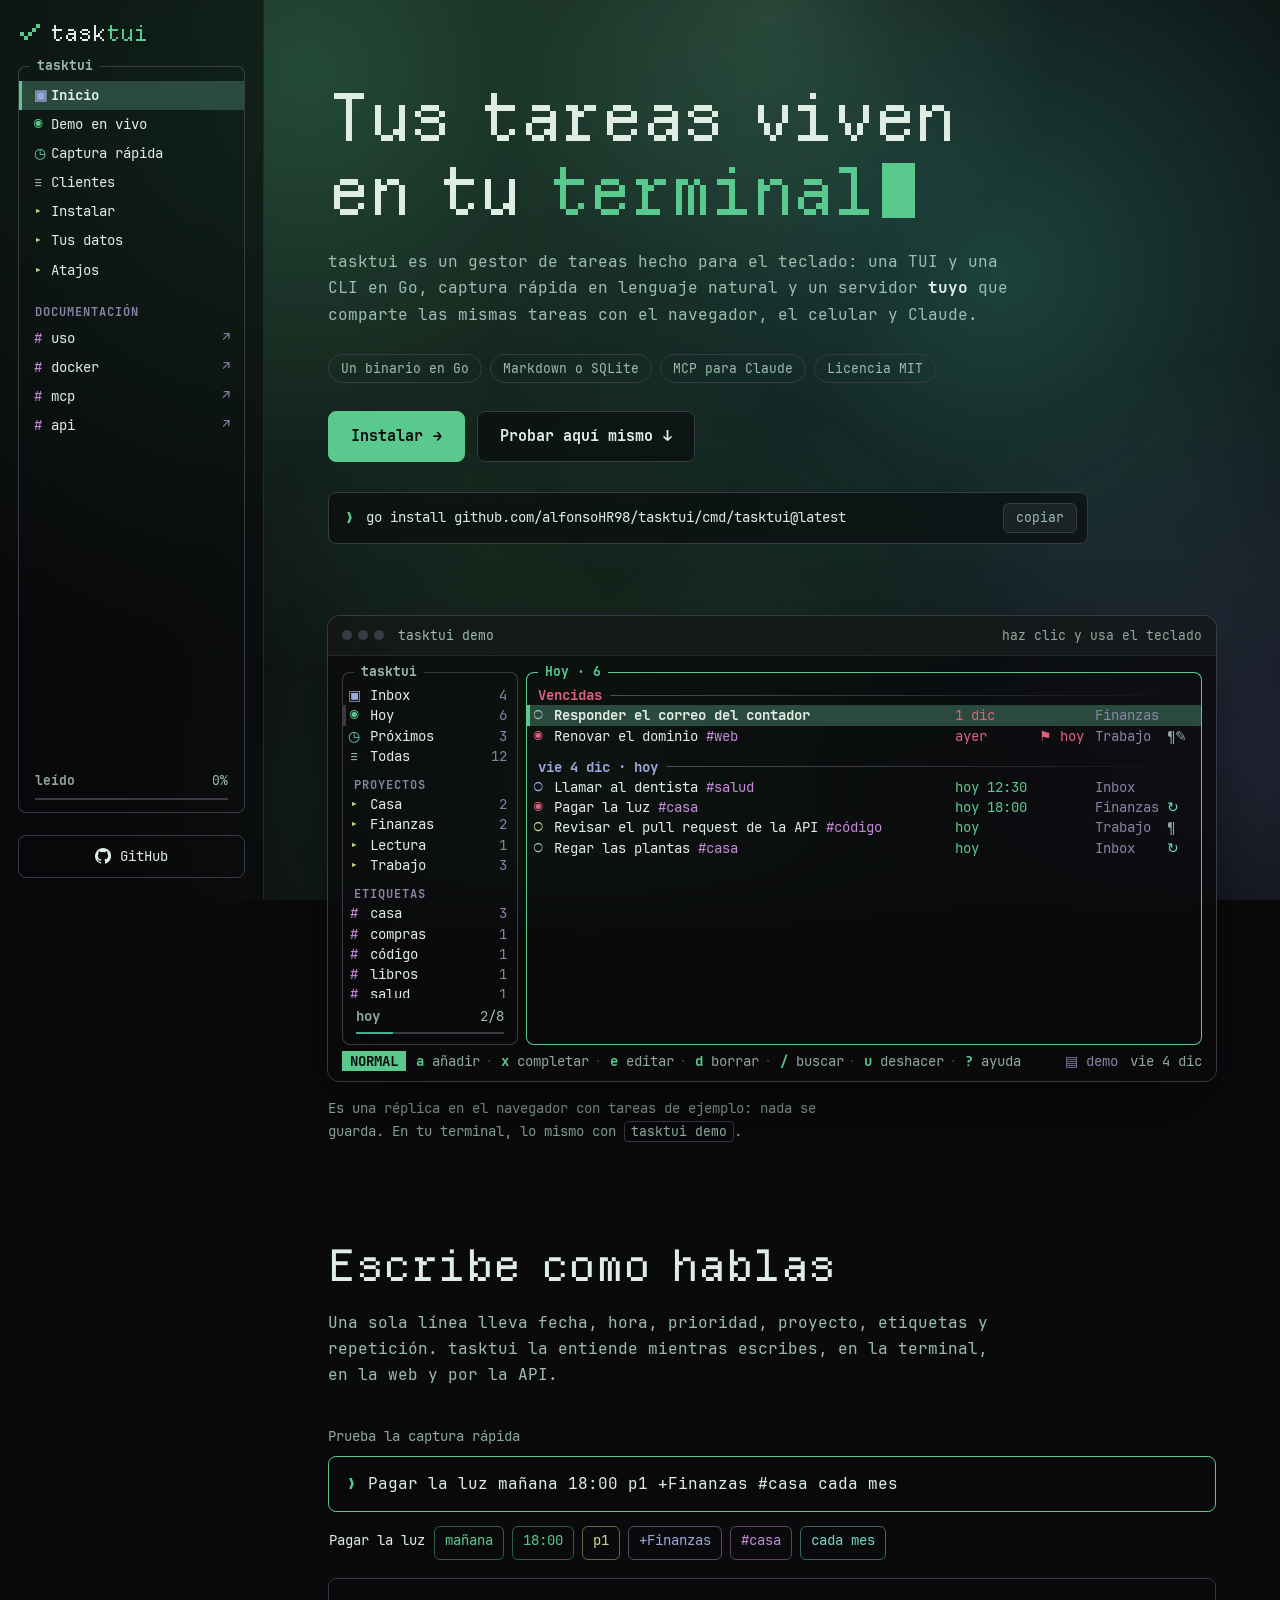
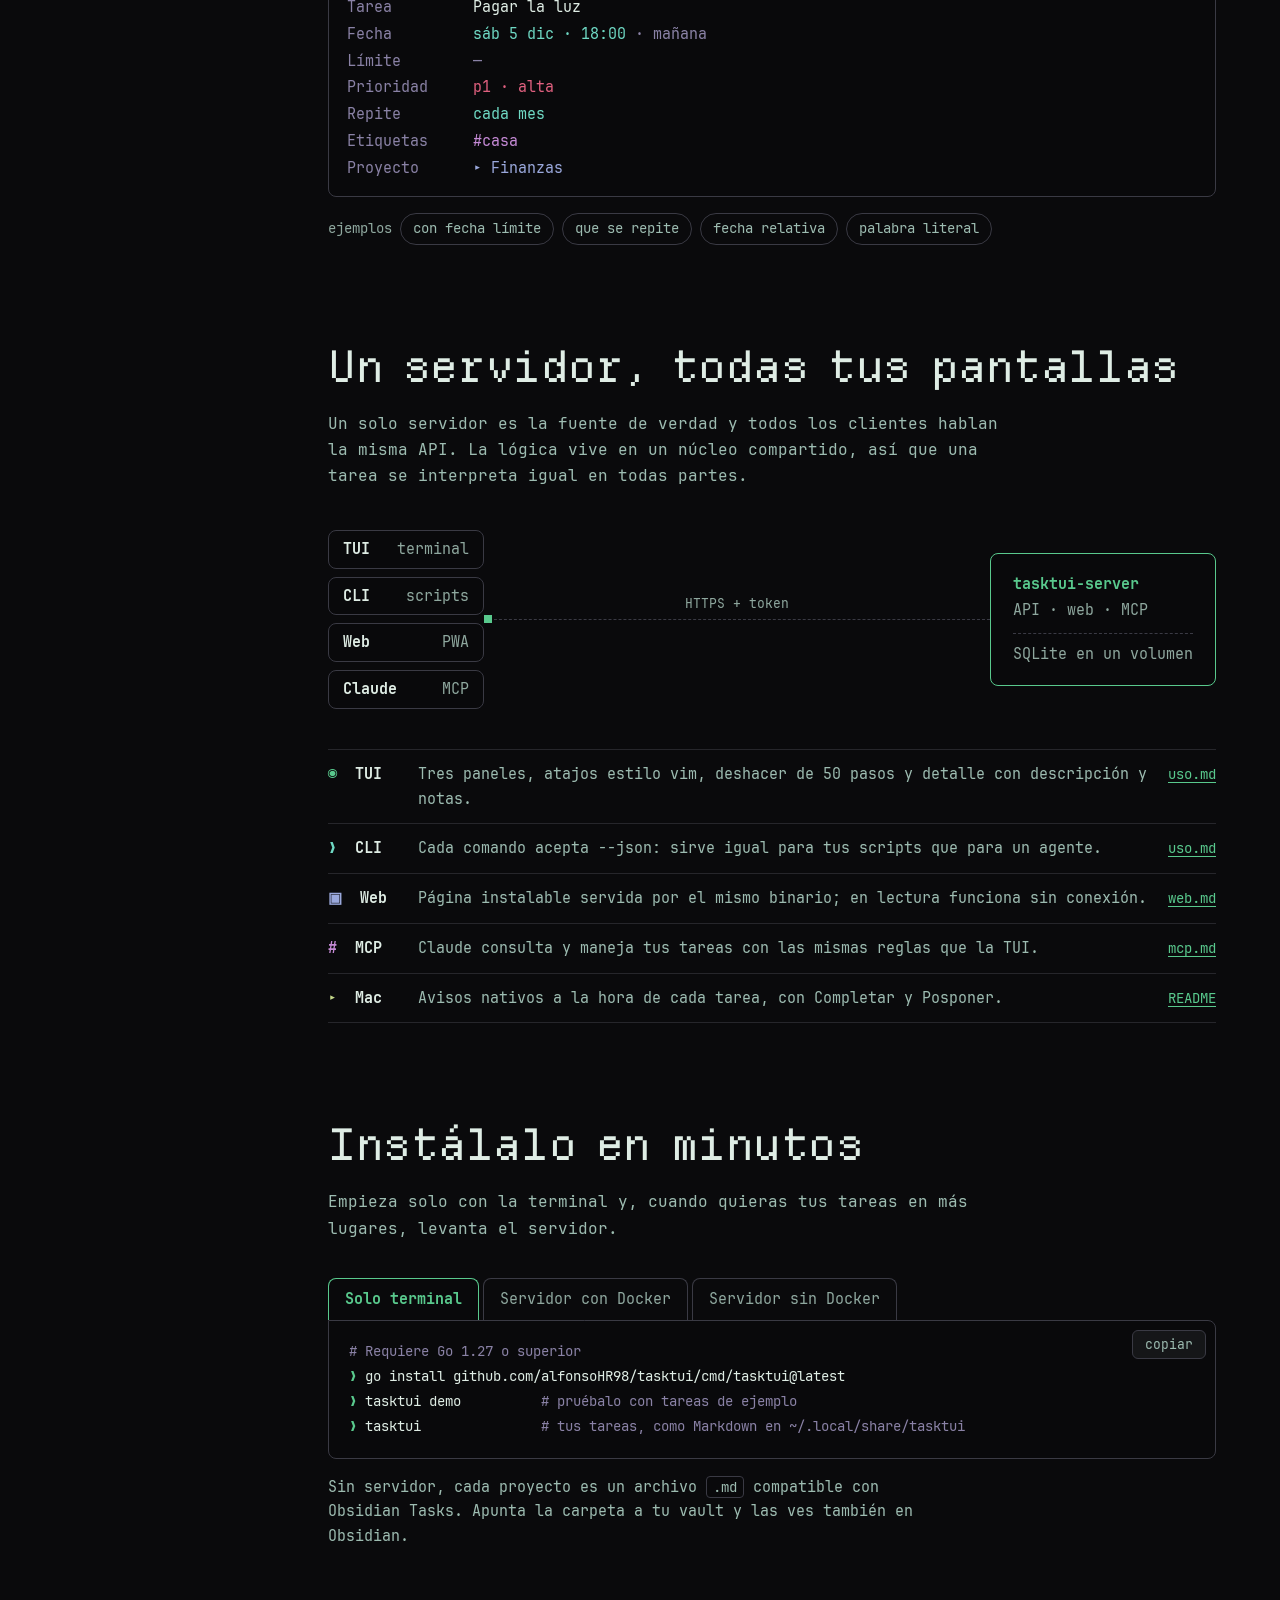
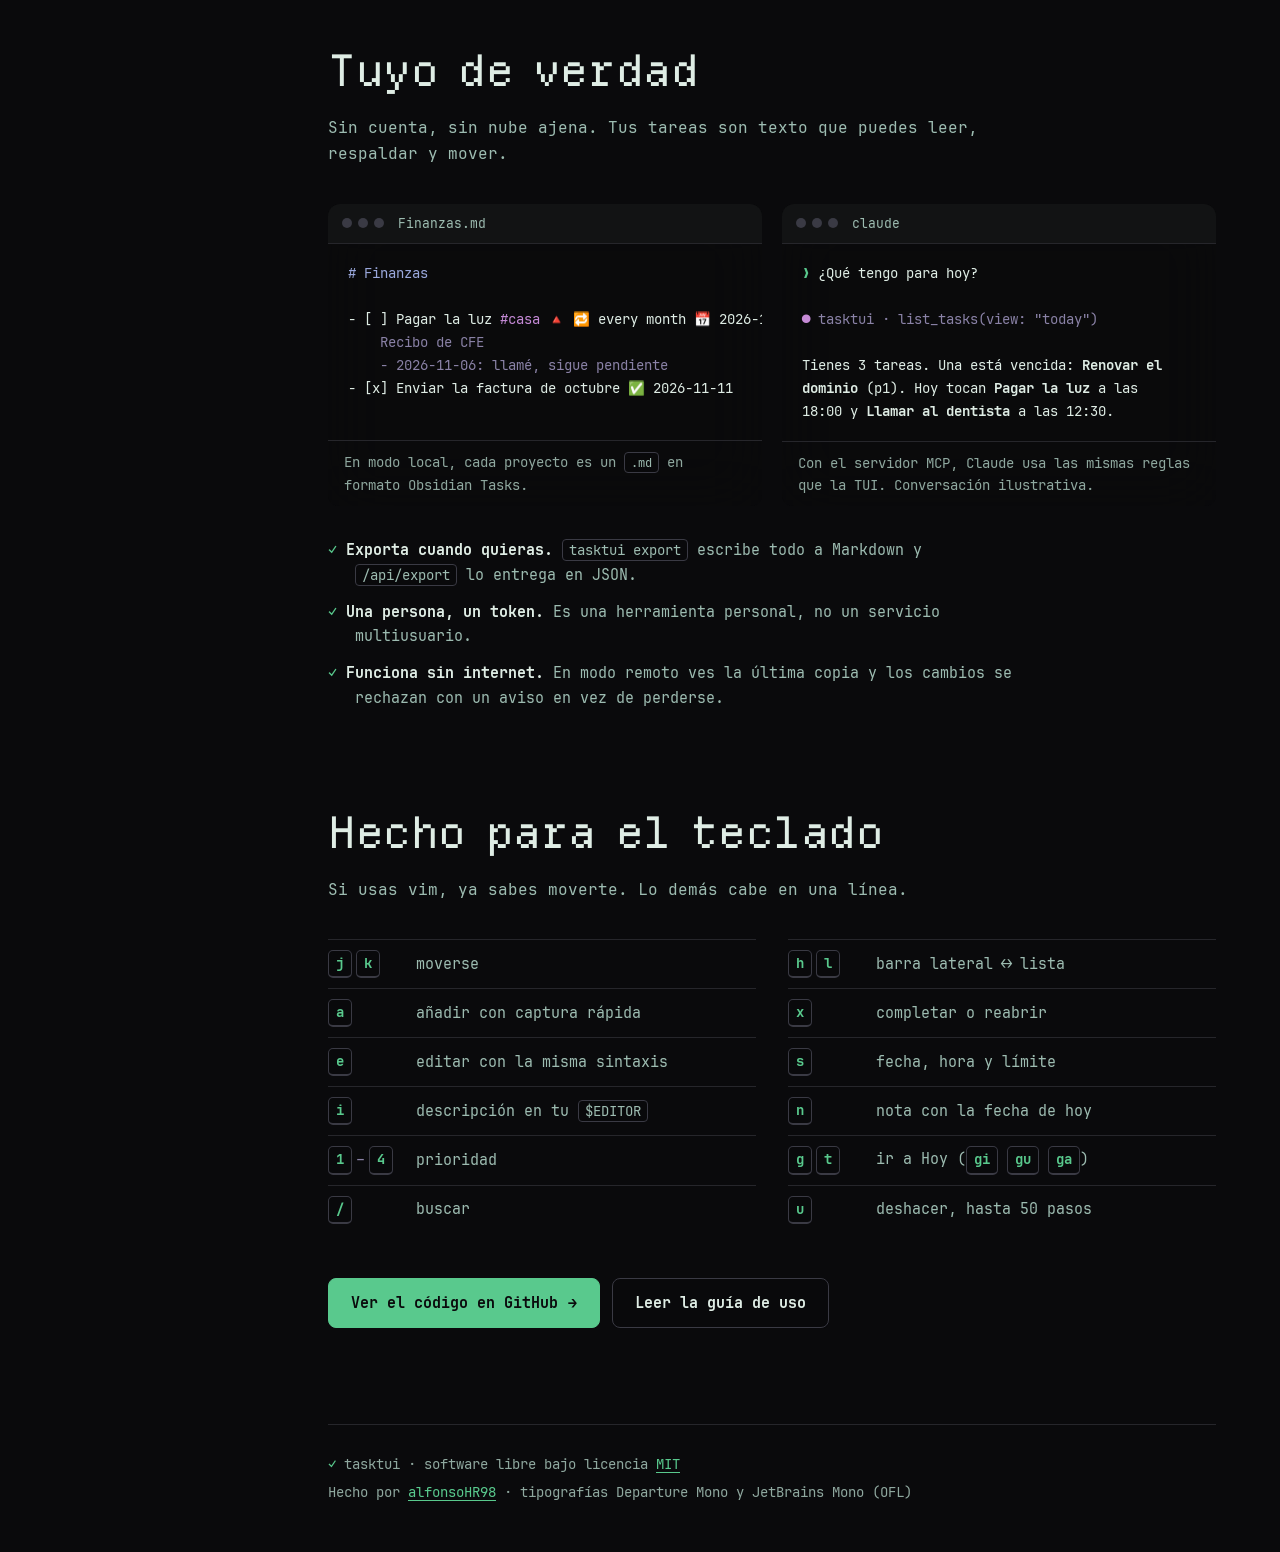
<file: site/index.html>
<!doctype html>
<html lang="es">
<head>
<meta charset="utf-8">
<meta name="viewport" content="width=device-width, initial-scale=1">
<title>tasktui — tus tareas viven en tu terminal</title>
<meta name="description" content="Gestor de tareas de terminal, tuyo y en tu propio servidor: TUI y CLI en Go, captura rápida en lenguaje natural, página web instalable y servidor MCP para Claude.">
<meta name="theme-color" content="#0a0a0c">
<meta property="og:title" content="tasktui — tus tareas viven en tu terminal">
<meta property="og:description" content="TUI y CLI en Go, captura rápida en lenguaje natural, servidor propio con Docker y MCP para Claude.">
<meta property="og:type" content="website">
<meta property="og:image" content="og.png">
<link rel="icon" href="icon.svg" type="image/svg+xml">
<link rel="preload" href="fonts/DepartureMono-Regular.woff2" as="font" type="font/woff2" crossorigin>
<link rel="preload" href="fonts/JetBrainsMono-Regular.woff2" as="font" type="font/woff2" crossorigin>
<link rel="stylesheet" href="style.css">
</head>
<body>
<a class="skip" href="#contenido">Saltar al contenido</a>

<div class="aurora" aria-hidden="true"><i></i><i></i><i></i><i></i><i></i></div>

<aside class="rail" aria-label="Navegación">
  <a class="logo" href="#inicio" aria-label="tasktui, inicio">
    <svg viewBox="0 0 11 11" aria-hidden="true"><path d="M1 5h2v2H1zM3 7h2v2H3zM5 5h2v2H5zM7 3h2v2H7zM9 1h2v2H9z"/></svg>
    <span>task<b>tui</b></span>
  </a>

  <nav class="pane nav" aria-label="Secciones">
    <span class="pt">tasktui</span>
    <ul>
      <li><a href="#inicio" data-spy="inicio"><i class="c-blue">▣</i>Inicio</a></li>
      <li><a href="#demo" data-spy="demo"><i class="c-green">◉</i>Demo en vivo</a></li>
      <li><a href="#captura" data-spy="captura"><i class="c-cyan">◷</i>Captura rápida</a></li>
      <li><a href="#clientes" data-spy="clientes"><i class="c-sub">≡</i>Clientes</a></li>
      <li><a href="#instalar" data-spy="instalar"><i class="c-yellow">▸</i>Instalar</a></li>
      <li><a href="#datos" data-spy="datos"><i class="c-yellow">▸</i>Tus datos</a></li>
      <li><a href="#atajos" data-spy="atajos"><i class="c-yellow">▸</i>Atajos</a></li>
    </ul>
    <h2>Documentación</h2>
    <ul>
      <li><a href="https://github.com/alfonsoHR98/tasktui/blob/main/docs/uso.md"><i class="c-mauve">#</i>uso<em>↗</em></a></li>
      <li><a href="https://github.com/alfonsoHR98/tasktui/blob/main/docs/docker.md"><i class="c-mauve">#</i>docker<em>↗</em></a></li>
      <li><a href="https://github.com/alfonsoHR98/tasktui/blob/main/docs/mcp.md"><i class="c-mauve">#</i>mcp<em>↗</em></a></li>
      <li><a href="https://github.com/alfonsoHR98/tasktui/blob/main/docs/api.md"><i class="c-mauve">#</i>api<em>↗</em></a></li>
    </ul>
    <div class="read" aria-hidden="true">
      <div><span>leído</span><span id="read-pct">0%</span></div>
      <div class="bar"><span id="read-bar"></span></div>
    </div>
  </nav>

  <a class="gh" href="https://github.com/alfonsoHR98/tasktui">
    <svg viewBox="0 0 16 16" aria-hidden="true"><path d="M8 0a8 8 0 0 0-2.53 15.59c.4.07.55-.17.55-.38v-1.33c-2.23.48-2.7-1.07-2.7-1.07-.36-.93-.89-1.17-.89-1.17-.73-.5.05-.49.05-.49.8.06 1.23.83 1.23.83.72 1.22 1.88.87 2.33.66.07-.52.28-.87.5-1.07-1.77-.2-3.64-.89-3.64-3.95 0-.87.31-1.59.82-2.15-.08-.2-.36-1.02.08-2.12 0 0 .67-.21 2.2.82a7.6 7.6 0 0 1 4 0c1.53-1.04 2.2-.82 2.2-.82.44 1.1.16 1.92.08 2.12.51.56.82 1.28.82 2.15 0 3.07-1.87 3.75-3.65 3.95.29.25.54.73.54 1.48v2.2c0 .21.15.46.55.38A8 8 0 0 0 8 0Z"/></svg>
    <span>GitHub</span>
  </a>
</aside>

<main id="contenido">

  <section class="hero" id="inicio" data-section>
    <h1>Tus tareas viven<br>en tu <span>terminal</span><i class="caret" aria-hidden="true"></i></h1>
    <p class="lead">tasktui es un gestor de tareas hecho para el teclado: una TUI y una CLI en Go,
      captura rápida en lenguaje natural y un servidor <strong>tuyo</strong> que comparte las mismas
      tareas con el navegador, el celular y Claude.</p>
    <ul class="chips" aria-label="Características">
      <li>Un binario en Go</li>
      <li>Markdown o SQLite</li>
      <li>MCP para Claude</li>
      <li>Licencia MIT</li>
    </ul>
    <div class="cta">
      <a class="btn primary" href="#instalar">Instalar <span aria-hidden="true">→</span></a>
      <a class="btn" href="#demo">Probar aquí mismo <span aria-hidden="true">↓</span></a>
    </div>
    <div class="cmd">
      <span class="prompt" aria-hidden="true">❯</span>
      <code id="cmd-install">go install github.com/alfonsoHR98/tasktui/cmd/tasktui@latest</code>
      <button class="copy" data-copy="#cmd-install" type="button">copiar</button>
    </div>
  </section>

  <section class="demo" id="demo" data-section>
    <div class="win">
      <div class="win-bar">
        <span class="dots" aria-hidden="true"><i></i><i></i><i></i></span>
        <span class="win-title">tasktui demo</span>
        <span class="win-hint">haz clic y usa el teclado</span>
      </div>
      <div class="tui" id="tui" tabindex="0" role="application"
           aria-label="Demostración interactiva de tasktui. Usa j y k para moverte, x para completar, a para añadir.">
<pre class="fallback">╭─ tasktui ───────────╮╭─ Hoy · 3 ──────────────────────────────────╮
│ ▣ Inbox           2 ││ Vencidas ───────────────────────────────── │
│ ◉ Hoy             3 ││ ◉ Renovar el dominio  #web    ayer  Trabajo│
│ ◷ Próximos        5 ││ mié 11 nov · hoy ───────────────────────── │
│ ≡ Todas          12 ││ ◉ Pagar la luz  #casa   hoy 18:00  Finanzas│
│                     ││ ○ Llamar al dentista    hoy 12:30  Inbox   │
╰─────────────────────╯╰────────────────────────────────────────────╯
 NORMAL  a añadir · x completar · e editar · / buscar · ? ayuda</pre>
      </div>
    </div>
    <p class="demo-note">Es una réplica en el navegador con tareas de ejemplo: nada se guarda.
      En tu terminal, lo mismo con <code>tasktui demo</code>.</p>
  </section>

  <section id="captura" data-section>
    <h2>Escribe como hablas</h2>
    <p class="lead">Una sola línea lleva fecha, hora, prioridad, proyecto, etiquetas y repetición.
      tasktui la entiende mientras escribes, en la terminal, en la web y por la API.</p>

    <div class="play">
      <label for="play-in">Prueba la captura rápida</label>
      <div class="play-input">
        <span class="prompt" aria-hidden="true">❯</span>
        <input id="play-in" type="text" autocomplete="off" autocapitalize="off" spellcheck="false"
               value="Pagar la luz mañana 18:00 p1 +Finanzas #casa cada mes">
      </div>
      <div class="play-tokens" id="play-tokens" aria-hidden="true"></div>
      <dl class="play-out" id="play-out" aria-live="polite"></dl>
      <div class="play-ex">
        <span>ejemplos</span>
        <button type="button" data-ex="Entregar el reporte viernes 9am p2 +Trabajo limit lunes">con fecha límite</button>
        <button type="button" data-ex="Regar las plantas cada 3 días #casa">que se repite</button>
        <button type="button" data-ex="Llamar a mamá en 2 días 19:30">fecha relativa</button>
        <button type="button" data-ex="Leer \hoy de Saramago +Lectura #libros">palabra literal</button>
      </div>
    </div>
  </section>

  <section id="clientes" data-section>
    <h2>Un servidor, todas tus pantallas</h2>
    <p class="lead">Un solo servidor es la fuente de verdad y todos los clientes hablan la misma API.
      La lógica vive en un núcleo compartido, así que una tarea se interpreta igual en todas partes.</p>

    <div class="arch" role="img" aria-label="La TUI, la CLI, la página web y Claude se conectan por HTTPS con token a tu servidor, que guarda las tareas en SQLite.">
      <ul class="arch-clients">
        <li><b>TUI</b><span>terminal</span></li>
        <li><b>CLI</b><span>scripts</span></li>
        <li><b>Web</b><span>PWA</span></li>
        <li><b>Claude</b><span>MCP</span></li>
      </ul>
      <div class="arch-wire"><span>HTTPS + token</span></div>
      <div class="arch-server">
        <b>tasktui-server</b>
        <span>API · web · MCP</span>
        <span class="arch-db">SQLite en un volumen</span>
      </div>
    </div>

    <table class="ls">
      <caption class="vh">Clientes de tasktui</caption>
      <tbody>
        <tr><th scope="row"><i class="c-green">◉</i> TUI</th><td>Tres paneles, atajos estilo vim, deshacer de 50 pasos y detalle con descripción y notas.</td><td><a href="https://github.com/alfonsoHR98/tasktui/blob/main/docs/uso.md">uso.md</a></td></tr>
        <tr><th scope="row"><i class="c-cyan">❯</i> CLI</th><td>Cada comando acepta <code>--json</code>: sirve igual para tus scripts que para un agente.</td><td><a href="https://github.com/alfonsoHR98/tasktui/blob/main/docs/uso.md#cli-scripts-y-claude">uso.md</a></td></tr>
        <tr><th scope="row"><i class="c-blue">▣</i> Web</th><td>Página instalable servida por el mismo binario; en lectura funciona sin conexión.</td><td><a href="https://github.com/alfonsoHR98/tasktui/blob/main/docs/web.md">web.md</a></td></tr>
        <tr><th scope="row"><i class="c-mauve">#</i> MCP</th><td>Claude consulta y maneja tus tareas con las mismas reglas que la TUI.</td><td><a href="https://github.com/alfonsoHR98/tasktui/blob/main/docs/mcp.md">mcp.md</a></td></tr>
        <tr><th scope="row"><i class="c-yellow">▸</i> Mac</th><td>Avisos nativos a la hora de cada tarea, con Completar y Posponer.</td><td><a href="https://github.com/alfonsoHR98/tasktui#avisos-en-la-mac">README</a></td></tr>
      </tbody>
    </table>
  </section>

  <section id="instalar" data-section>
    <h2>Instálalo en minutos</h2>
    <p class="lead">Empieza solo con la terminal y, cuando quieras tus tareas en más lugares, levanta el servidor.</p>

    <div class="tabs">
      <div role="tablist" aria-label="Formas de instalar">
        <button role="tab" id="tab-term" aria-controls="p-term" aria-selected="true" type="button">Solo terminal</button>
        <button role="tab" id="tab-docker" aria-controls="p-docker" aria-selected="false" tabindex="-1" type="button">Servidor con Docker</button>
        <button role="tab" id="tab-bin" aria-controls="p-bin" aria-selected="false" tabindex="-1" type="button">Servidor sin Docker</button>
      </div>

      <div role="tabpanel" id="p-term" aria-labelledby="tab-term">
        <pre class="code" id="code-term"><span class="cm"># Requiere Go 1.27 o superior</span>
<span class="pr">❯</span> go install github.com/alfonsoHR98/tasktui/cmd/tasktui@latest
<span class="pr">❯</span> tasktui demo          <span class="cm"># pruébalo con tareas de ejemplo</span>
<span class="pr">❯</span> tasktui               <span class="cm"># tus tareas, como Markdown en ~/.local/share/tasktui</span></pre>
        <button class="copy" data-copy="#code-term" type="button">copiar</button>
        <p>Sin servidor, cada proyecto es un archivo <code>.md</code> compatible con Obsidian Tasks.
          Apunta la carpeta a tu vault y las ves también en Obsidian.</p>
      </div>

      <div role="tabpanel" id="p-docker" aria-labelledby="tab-docker" hidden>
        <pre class="code" id="code-docker"><span class="pr">❯</span> git clone https://github.com/alfonsoHR98/tasktui.git &amp;&amp; cd tasktui
<span class="pr">❯</span> cp .env.example .env    <span class="cm"># pon un API_TOKEN: openssl rand -hex 24</span>
<span class="pr">❯</span> docker compose up -d --build
<span class="pr">❯</span> tasktui server connect http://127.0.0.1:8787</pre>
        <button class="copy" data-copy="#code-docker" type="button">copiar</button>
        <p>Un contenedor con la API, la página web y el MCP; las tareas viven en un archivo SQLite
          dentro de un volumen. Para usarlo fuera de casa, la guía explica HTTPS con Caddy,
          Cloudflare Tunnel o Tailscale.</p>
      </div>

      <div role="tabpanel" id="p-bin" aria-labelledby="tab-bin" hidden>
        <pre class="code" id="code-bin"><span class="pr">❯</span> git clone https://github.com/alfonsoHR98/tasktui.git &amp;&amp; cd tasktui
<span class="pr">❯</span> make server
<span class="pr">❯</span> API_TOKEN=$(openssl rand -hex 24) DATABASE_PATH=./tasktui.db ./tasktui-server</pre>
        <button class="copy" data-copy="#code-bin" type="button">copiar</button>
        <p>El servidor es un solo binario en Go puro, sin cgo: corre igual en un VPS, una Raspberry Pi o tu Mac.</p>
      </div>
    </div>
  </section>

  <section id="datos" data-section>
    <h2>Tuyo de verdad</h2>
    <p class="lead">Sin cuenta, sin nube ajena. Tus tareas son texto que puedes leer, respaldar y mover.</p>

    <div class="two">
      <figure class="win small">
        <div class="win-bar"><span class="dots" aria-hidden="true"><i></i><i></i><i></i></span><span class="win-title">Finanzas.md</span></div>
<pre class="code md"><span class="c-blue"># Finanzas</span>

- [ ] Pagar la luz <span class="c-mauve">#casa</span> 🔺 🔁 every month 📅 2026-11-12 ⏰ 18:00 🆔 frlyy
    <span class="cm">Recibo de CFE</span>
    <span class="cm">- 2026-11-06: llamé, sigue pendiente</span>
- [x] Enviar la factura de octubre ✅ 2026-11-11</pre>
        <figcaption>En modo local, cada proyecto es un <code>.md</code> en formato Obsidian Tasks.</figcaption>
      </figure>

      <figure class="win small">
        <div class="win-bar"><span class="dots" aria-hidden="true"><i></i><i></i><i></i></span><span class="win-title">claude</span></div>
<pre class="code chat"><span class="pr">❯</span> ¿Qué tengo para hoy?

<span class="c-mauve">●</span> <span class="cm">tasktui · list_tasks(view: "today")</span>

Tienes 3 tareas. Una está vencida: <b>Renovar el
dominio</b> (p1). Hoy tocan <b>Pagar la luz</b> a las
18:00 y <b>Llamar al dentista</b> a las 12:30.</pre>
        <figcaption>Con el servidor MCP, Claude usa las mismas reglas que la TUI. Conversación ilustrativa.</figcaption>
      </figure>
    </div>

    <ul class="facts">
      <li><b>Exporta cuando quieras.</b> <code>tasktui export</code> escribe todo a Markdown y <code>/api/export</code> lo entrega en JSON.</li>
      <li><b>Una persona, un token.</b> Es una herramienta personal, no un servicio multiusuario.</li>
      <li><b>Funciona sin internet.</b> En modo remoto ves la última copia y los cambios se rechazan con un aviso en vez de perderse.</li>
    </ul>
  </section>

  <section id="atajos" data-section>
    <h2>Hecho para el teclado</h2>
    <p class="lead">Si usas vim, ya sabes moverte. Lo demás cabe en una línea.</p>
    <dl class="keys">
      <div><dt><kbd>j</kbd><kbd>k</kbd></dt><dd>moverse</dd></div>
      <div><dt><kbd>h</kbd><kbd>l</kbd></dt><dd>barra lateral ↔ lista</dd></div>
      <div><dt><kbd>a</kbd></dt><dd>añadir con captura rápida</dd></div>
      <div><dt><kbd>x</kbd></dt><dd>completar o reabrir</dd></div>
      <div><dt><kbd>e</kbd></dt><dd>editar con la misma sintaxis</dd></div>
      <div><dt><kbd>s</kbd></dt><dd>fecha, hora y límite</dd></div>
      <div><dt><kbd>i</kbd></dt><dd>descripción en tu <code>$EDITOR</code></dd></div>
      <div><dt><kbd>n</kbd></dt><dd>nota con la fecha de hoy</dd></div>
      <div><dt><kbd>1</kbd>–<kbd>4</kbd></dt><dd>prioridad</dd></div>
      <div><dt><kbd>g</kbd><kbd>t</kbd></dt><dd>ir a Hoy (<kbd>gi</kbd> <kbd>gu</kbd> <kbd>ga</kbd>)</dd></div>
      <div><dt><kbd>/</kbd></dt><dd>buscar</dd></div>
      <div><dt><kbd>u</kbd></dt><dd>deshacer, hasta 50 pasos</dd></div>
    </dl>
    <div class="cta end">
      <a class="btn primary" href="https://github.com/alfonsoHR98/tasktui">Ver el código en GitHub <span aria-hidden="true">→</span></a>
      <a class="btn" href="https://github.com/alfonsoHR98/tasktui/blob/main/docs/uso.md">Leer la guía de uso</a>
    </div>
  </section>

  <footer>
    <p><span class="c-green">✓</span> tasktui · software libre bajo licencia <a href="https://github.com/alfonsoHR98/tasktui/blob/main/LICENSE">MIT</a></p>
    <p>Hecho por <a href="https://github.com/alfonsoHR98">alfonsoHR98</a> · tipografías Departure Mono y JetBrains Mono (OFL)</p>
  </footer>
</main>

<script src="app.js" defer></script>
</body>
</html>
</file>
<file: site/style.css>
/* tasktui — página del proyecto. Paleta Aurora, la misma que la TUI. */
@font-face {
  font-family: "Departure Mono";
  src: url("fonts/DepartureMono-Regular.woff2") format("woff2");
  font-display: swap;
}
@font-face {
  font-family: "JetBrains Mono";
  src: url("fonts/JetBrainsMono-Regular.woff2") format("woff2");
  font-weight: 400;
  font-display: swap;
}
@font-face {
  font-family: "JetBrains Mono";
  src: url("fonts/JetBrainsMono-Bold.woff2") format("woff2");
  font-weight: 700;
  font-display: swap;
}

:root {
  --bg: #0a0a0c;
  --surface: #111114;
  --surface-2: #16161a;
  --line: #26262b;
  --line-2: #3a3a44;
  --text: #dfede5;
  --sub: #9dbcb1;
  --hint: #8fa89f;
  --muted: #8a82a6; /* el #6E6787 de Aurora, aclarado para cumplir contraste AA */
  --green: #59c98d;
  --green-hi: #8fe7ab;
  --sel: #2a4a3e;
  --red: #e0607f;
  --yellow: #c5d98a;
  --blue: #9aa8dc;
  --mauve: #c58ad6;
  --cyan: #6fd9c4;
  --peach: #c4906b;
  --teal: #3fa894;
  --glass: rgba(10, 10, 12, 0.62);        /* como la ventana de Ghostty: fondo translúcido… */
  --glass-2: rgba(10, 10, 12, 0.8);
  --frost: blur(30px) saturate(1.35);     /* …y desenfocado */
  --p: 0;
  --pixel: "Departure Mono", "JetBrains Mono", ui-monospace, monospace;
  --mono: "JetBrains Mono", ui-monospace, "SF Mono", Menlo, monospace;
  --rail: 264px;
  --ease: cubic-bezier(0.16, 1, 0.3, 1);
  color-scheme: dark;
}

*, *::before, *::after { box-sizing: border-box; }
html { background: var(--bg); scroll-behavior: smooth; scroll-padding-top: 24px; scrollbar-color: var(--line-2) var(--bg); scrollbar-width: thin; }
body {
  margin: 0;
  color: var(--text);
  font: 400 15px/1.65 var(--mono);
  font-variant-ligatures: none;
  -webkit-font-smoothing: antialiased;
  overflow-x: hidden;
}
::selection { background: var(--sel); color: #ecf5ef; }
:focus-visible { outline: 2px solid var(--green); outline-offset: 2px; border-radius: 2px; }
a { color: var(--green); text-decoration-thickness: 1px; text-underline-offset: 3px; }
a:hover { color: var(--green-hi); }
code, kbd, pre { font-family: var(--mono); }
p code, li code, dd code, figcaption code {
  padding: 1px 6px; border: 1px solid var(--line-2); border-radius: 4px; background: var(--glass); color: var(--sub); font-size: 0.92em;
}
strong, b { font-weight: 700; }
.vh { position: absolute; width: 1px; height: 1px; overflow: hidden; clip-path: inset(50%); white-space: nowrap; }
.skip { position: absolute; left: 16px; top: -60px; z-index: 20; padding: 8px 14px; background: var(--green); color: var(--bg); }
.skip:focus { top: 12px; }
.skip:hover { color: var(--bg); }

.c-green { color: var(--green); } .c-blue { color: var(--blue); } .c-cyan { color: var(--cyan); }
.c-yellow { color: var(--yellow); } .c-mauve { color: var(--mauve); } .c-sub { color: var(--sub); }
.c-red { color: var(--red); }

/* ---------- riel lateral: el mismo panel que la TUI ---------- */
.rail {
  position: fixed; inset: 0 auto 0 0; width: var(--rail); z-index: 5;
  display: flex; flex-direction: column; gap: 22px;
  padding: 22px 18px; border-right: 1px solid var(--line); background: var(--glass); backdrop-filter: var(--frost); -webkit-backdrop-filter: var(--frost);
}
.logo { display: flex; align-items: center; gap: 10px; font: 22px/1 var(--pixel); color: var(--text); text-decoration: none; }
.logo svg { width: 22px; height: 22px; fill: var(--green); shape-rendering: crispEdges; }
.logo b { font-weight: 400; color: var(--green); }

/* El marco se dibuja en tres piezas (dos esquinas junto al título y el resto)
   para que el título corte la línea sin tapar el fondo translúcido. */
.pane, .t-pane { --bc: var(--line-2); position: relative; border: 1px solid transparent; border-radius: 8px; }
.pane::after, .t-pane::after {
  content: ""; position: absolute; inset: 8px -1px -1px; border: 1px solid var(--bc); border-top: 0;
  border-radius: 0 0 8px 8px; pointer-events: none;
}
.pt {
  position: absolute; top: -10px; left: -1px; right: -1px; height: 18px; display: flex; align-items: center; gap: 7px;
  color: var(--sub); font-weight: 700; font-size: 13px; line-height: 18px; white-space: nowrap; pointer-events: none;
}
.pt::before, .pt::after { content: ""; align-self: flex-end; height: 9px; border-top: 1px solid var(--bc); }
.pt::before { flex: none; width: 12px; border-left: 1px solid var(--bc); border-top-left-radius: 8px; }
.pt::after { flex: 1; border-right: 1px solid var(--bc); border-top-right-radius: 8px; }
.nav { flex: 1; min-height: 0; display: flex; flex-direction: column; padding: 14px 0 12px; font-size: 14px; }
.nav ul { list-style: none; margin: 0; padding: 0; }
.nav h2 { margin: 18px 0 2px; padding: 0 16px; font: 700 12px/1.6 var(--mono); letter-spacing: 0.08em; text-transform: uppercase; color: var(--muted); }
.nav a {
  display: flex; align-items: center; gap: 9px; padding: 3px 14px 3px 12px;
  border-left: 3px solid transparent; color: var(--text); text-decoration: none;
}
.nav a i { font-style: normal; width: 1ch; text-align: center; }
.nav a em { margin-left: auto; font-style: normal; color: var(--muted); }
.nav a:hover { background: rgba(223, 237, 229, 0.06); }
.nav a[aria-current] { border-left-color: var(--green); background: var(--sel); font-weight: 700; }
.read { margin-top: auto; padding: 18px 16px 0; font-size: 13px; color: var(--hint); }
.read > div:first-child { display: flex; justify-content: space-between; font-weight: 700; }
.read #read-pct { color: var(--sub); font-weight: 400; font-variant-numeric: tabular-nums; }
.bar { height: 2px; margin-top: 6px; background: var(--line-2); }
.bar span { display: block; height: 100%; width: 0; background: linear-gradient(90deg, var(--teal), var(--green), var(--green-hi)) 0 0 / var(--rail) 100%; }
.gh {
  display: flex; align-items: center; justify-content: center; gap: 9px; padding: 9px 12px;
  border: 1px solid var(--line-2); border-radius: 8px; color: var(--text); text-decoration: none; font-size: 14px;
  transition: border-color 0.2s, background 0.2s;
}
.gh svg { width: 16px; height: 16px; fill: currentColor; }
.gh:hover { border-color: var(--green); background: rgba(223, 237, 229, 0.06); color: var(--text); }

/* ---------- contenido ---------- */
main { position: relative; margin-left: var(--rail); padding: 0 clamp(20px, 5vw, 72px); isolation: isolate; }
main > section { max-width: 1240px; margin: 0 auto; padding: 72px 0 24px; }
/* ---------- aurora: el fondo de toda la página ---------- */
.aurora { position: fixed; inset: 0; z-index: -1; overflow: hidden; pointer-events: none; }
.aurora i {
  position: absolute; width: var(--d); height: var(--d); margin: calc(var(--d) / -2) 0 0 calc(var(--d) / -2); border-radius: 50%;
  background: radial-gradient(closest-side, var(--c), transparent);
  translate: 0 calc(var(--p) * var(--shift, 0vh));
  animation: drift var(--t, 30s) ease-in-out infinite alternate;
  will-change: transform;
}
.aurora i:nth-child(1) { --d: 95vmax; --c: rgba(89, 201, 141, 0.34); left: 24%; top: 8%; --shift: 46vh; --t: 34s; }
.aurora i:nth-child(2) { --d: 80vmax; --c: rgba(63, 168, 148, 0.36); left: 78%; top: 30%; --shift: -38vh; --t: 41s; animation-delay: -12s; }
.aurora i:nth-child(3) { --d: 70vmax; --c: rgba(79, 168, 111, 0.3); left: 46%; top: 88%; --shift: -52vh; --t: 29s; animation-delay: -6s; }
.aurora i:nth-child(4) { --d: 60vmax; --c: rgba(110, 127, 184, 0.24); left: 96%; top: 82%; --shift: -64vh; --t: 37s; animation-delay: -20s; }
.aurora i:nth-child(5) { --d: 46vmax; --c: rgba(143, 231, 171, 0.16); left: 60%; top: 2%; --shift: 70vh; --t: 25s; animation-delay: -9s; }
@keyframes drift {
  from { transform: translate3d(-5vmax, -3vmax, 0) scale(0.92); }
  to { transform: translate3d(6vmax, 4vmax, 0) scale(1.1); }
}

h1, h2 { font-family: var(--pixel); font-weight: 400; margin: 0; text-wrap: balance; }
h1 { font-size: clamp(33px, 5.6vw, 66px); line-height: 1.12; letter-spacing: -0.02em; word-spacing: -0.18em; }
h1 span { color: var(--green); }
h2 { font-size: clamp(27px, 3.4vw, 44px); line-height: 1.15; letter-spacing: -0.01em; word-spacing: -0.18em; }
.caret {
  display: inline-block; width: 0.5em; height: 0.82em; margin-left: 0.12em; background: var(--green);
  vertical-align: -0.04em; animation: blink 1.1s steps(1) infinite;
}
@keyframes blink { 50% { opacity: 0; } }
.lead { max-width: 68ch; margin: 20px 0 0; color: var(--sub); font-size: 16px; }
.lead strong { color: var(--text); }

.hero { padding-top: clamp(56px, 9vh, 110px); }
.chips { display: flex; flex-wrap: wrap; gap: 8px; list-style: none; margin: 26px 0 0; padding: 0; }
.chips li { padding: 3px 12px; border: 1px solid var(--line-2); border-radius: 999px; color: var(--sub); font-size: 13px; }
.cta { display: flex; flex-wrap: wrap; gap: 12px; margin-top: 28px; }
.cta.end { margin-top: 44px; }
.btn {
  display: inline-flex; align-items: center; gap: 10px; padding: 12px 22px; border: 1px solid var(--line-2); border-radius: 8px;
  color: var(--text); font-weight: 700; text-decoration: none; background: var(--glass); backdrop-filter: var(--frost); -webkit-backdrop-filter: var(--frost);
  transition: transform 0.25s var(--ease), border-color 0.2s, background 0.2s;
}
.btn:hover { border-color: var(--green); color: var(--text); transform: translateY(-1px); }
.btn:active { transform: translateY(0); }
.btn.primary { background: var(--green); border-color: var(--green); color: var(--bg); backdrop-filter: none; -webkit-backdrop-filter: none; }
.btn.primary:hover { background: var(--green-hi); border-color: var(--green-hi); color: var(--bg); }

.cmd {
  display: flex; align-items: center; gap: 12px; max-width: 760px; margin-top: 30px; padding: 10px 10px 10px 16px;
  border: 1px solid var(--line-2); border-radius: 8px; background: var(--glass); backdrop-filter: var(--frost); -webkit-backdrop-filter: var(--frost);
}
.cmd code { flex: 1; min-width: 0; overflow-x: auto; white-space: nowrap; font-size: 14px; scrollbar-width: none; }
.prompt, .pr { color: var(--green); font-weight: 700; }
.copy {
  flex: none; padding: 4px 12px; border: 1px solid var(--line-2); border-radius: 6px; background: rgba(223, 237, 229, 0.06);
  color: var(--sub); font: 13px/1.5 var(--mono); cursor: pointer; transition: border-color 0.2s, color 0.2s;
}
.copy:hover { border-color: var(--green); color: var(--text); }
.copy.ok { border-color: var(--green); color: var(--green); }

/* ---------- ventanas ---------- */
.win { border-radius: 12px; background: var(--glass-2); backdrop-filter: var(--frost); -webkit-backdrop-filter: var(--frost); box-shadow: 0 0 0 1px var(--line-2), 0 30px 70px -20px rgba(0, 0, 0, 0.75); overflow: hidden; }
.win-bar { display: flex; align-items: center; gap: 14px; padding: 9px 14px; border-bottom: 1px solid var(--line); background: rgba(223, 237, 229, 0.04); font-size: 13px; color: var(--hint); }
.dots { display: inline-flex; gap: 6px; }
.dots i { width: 10px; height: 10px; border-radius: 50%; background: var(--line-2); }
.win-title { color: var(--sub); }
.win-hint { margin-left: auto; }

.demo { padding-top: 48px; }
.demo-note { max-width: 68ch; margin: 16px 0 0; color: var(--hint); font-size: 14px; }

/* ---------- la TUI en el navegador ---------- */
.tui { position: relative; display: flex; flex-direction: column; gap: 6px; height: 31.5em; padding: 16px 14px 10px; font-size: 13.5px; line-height: 1.5; outline: none; cursor: default; container-type: inline-size; }
.tui:focus-visible { box-shadow: inset 0 0 0 1px var(--green); }
.fallback { margin: 0; overflow: hidden; color: var(--sub); font-size: 12px; line-height: 1.35; }
.t-panes { flex: 1; min-height: 0; display: grid; grid-template-columns: 22ch minmax(0, 1fr) 38ch; gap: 8px; }
.t-pane { min-width: 0; padding: 12px 0 8px; display: flex; flex-direction: column; }
.t-pane.focus { --bc: var(--green); }
.t-pane.focus > .pt { color: var(--green); }
.t-pane { overflow: visible; min-height: 0; }
.t-body { position: relative; flex: 1; min-height: 0; overflow: hidden auto; scrollbar-width: none; }
.t-row { display: flex; align-items: baseline; gap: 1ch; padding: 0 1.2ch 0 0; border-left: 3px solid transparent; white-space: nowrap; cursor: pointer; }
.t-row:hover { background: rgba(223, 237, 229, 0.06); }
.t-row.sel { border-left-color: var(--line-2); }
.focus .t-row.sel { border-left-color: var(--green); background: var(--sel); font-weight: 700; }
.t-row .ic { width: 2ch; text-align: center; flex: none; }
.t-row .grow { flex: 1; min-width: 0; overflow: hidden; text-overflow: ellipsis; }
.t-row .n { color: var(--muted); font-weight: 400; font-variant-numeric: tabular-nums; }
.t-head { margin: 10px 0 0; padding: 0 1.6ch; color: var(--muted); font-weight: 700; font-size: 0.9em; letter-spacing: 0.08em; }
.t-group { display: flex; align-items: center; gap: 1ch; padding: 0 1.2ch 0 1.4ch; color: var(--blue); font-weight: 700; }
.t-group:not(:first-child) { margin-top: 0.8em; }
.t-group.late { color: var(--red); }
.t-group::after { content: ""; flex: 1; height: 1px; background: linear-gradient(90deg, #4a4a58, var(--line-2) 40%, transparent); }
.t-check { all: unset; width: 2ch; text-align: center; cursor: pointer; font-weight: 700; flex: none; }
.t-check:focus-visible { outline: 2px solid var(--green); }
.p1 { color: var(--red); } .p2 { color: var(--yellow); } .p3 { color: var(--blue); } .p4 { color: var(--sub); }
.t-row.done .grow { color: var(--muted); text-decoration: line-through; font-weight: 400; }
.t-row.done .t-check { color: var(--muted); }
.lab { color: var(--mauve); font-weight: 400; margin-left: 1ch; }
.when { flex: none; width: 9.5ch; font-weight: 400; font-variant-numeric: tabular-nums; }
.when.dl { width: 6ch; }
.proj { flex: none; width: 8ch; overflow: hidden; text-overflow: ellipsis; color: var(--muted); font-weight: 400; }
.icons { flex: none; width: 3ch; color: var(--hint); font-weight: 400; }
.late { color: var(--red); } .today { color: var(--green); } .soon { color: var(--cyan); }
.t-prog { padding: 8px 1.6ch 2px; color: var(--hint); }
.t-prog div:first-child { display: flex; justify-content: space-between; font-weight: 700; }
.t-prog b { color: var(--sub); font-weight: 400; }
.t-empty { display: grid; place-content: center; gap: 6px; height: 100%; text-align: center; color: var(--sub); }
.t-empty b { color: var(--green); font-size: 1.4em; }
.t-detail { padding: 0 1.6ch; }
.t-detail h3 { margin: 0; font: 700 1em/1.5 var(--mono); }
.t-detail .where { color: var(--blue); }
.t-detail dl { display: grid; grid-template-columns: 12ch 1fr; margin: 1.2em 0 0; }
.t-detail dt { color: var(--muted); }
.t-detail dd { margin: 0; }
.t-detail dd small { color: var(--muted); font-size: 1em; }
.t-detail h4 { display: flex; align-items: center; gap: 1ch; margin: 1.2em 0 0; font: 700 1em/1.5 var(--mono); color: var(--green); }
.t-detail h4::after { content: ""; flex: 1; height: 1px; background: linear-gradient(90deg, #4a4a58, var(--line-2) 40%, transparent); }
.t-detail p { margin: 0; }
.t-detail .note { padding-left: 1.5ch; border-left: 1px solid var(--line-2); }
.t-detail .note small, .t-detail .id { color: var(--muted); font-size: 1em; }
.t-detail .id { margin-top: 1.2em; }

.t-status { display: flex; align-items: center; gap: 1ch; white-space: nowrap; overflow: hidden; }
.pill { flex: none; padding: 0 1ch; background: var(--green); color: var(--bg); font-weight: 700; }
.pill.write { background: var(--blue); } .pill.help { background: var(--mauve); } .pill.del { background: var(--red); }
.hints { display: flex; flex: 1; min-width: 0; overflow: hidden; }
.hints button { all: unset; flex: none; color: var(--hint); cursor: pointer; padding: 0 0.3ch; }
.hints button b { color: var(--green); }
.hints button:hover { color: var(--text); }
.hints button:focus-visible { outline: 2px solid var(--green); }
.hints button + button::before { content: "·"; margin-right: 1ch; color: var(--line-2); }
.t-msg { flex: 1; color: var(--yellow); overflow: hidden; text-overflow: ellipsis; }
.t-right { flex: none; color: var(--hint); }
.t-right span { color: var(--muted); margin-right: 1.5ch; }

.t-pop { position: absolute; left: 50%; top: 30%; width: min(78ch, calc(100% - 24px)); transform: translateX(-50%); padding: 14px 0 10px; --bc: var(--green); background: rgba(10, 10, 12, 0.94); box-shadow: 0 24px 60px -12px #000; }
.t-pop .pt { color: var(--green); }
.t-pop[hidden] { display: none; }
.t-in { display: flex; gap: 1ch; padding: 0 1.6ch; }
.t-in input { all: unset; flex: 1; min-width: 0; caret-color: var(--green); }
.t-prev { min-height: 1.5em; margin: 1em 0 0; padding: 0 1.6ch; display: flex; flex-wrap: wrap; gap: 0 2ch; }
.t-prev::before { content: "→"; color: var(--muted); }
.t-tip { padding: 0 1.6ch; color: var(--muted); white-space: nowrap; overflow: hidden; text-overflow: ellipsis; }
.t-help { top: 6%; width: min(64ch, calc(100% - 24px)); }
.t-help h4 { margin: 0.6em 0 0; padding: 0 1.6ch; font: 700 1em/1.5 var(--mono); color: var(--green); }
.t-help dl { display: grid; grid-template-columns: 16ch 1fr; margin: 0; padding: 0 1.6ch 0 3ch; }
.t-help dt { color: var(--yellow); font-weight: 700; }
.t-help dd { margin: 0; color: var(--sub); }

@container (max-width: 980px) { .t-panes { grid-template-columns: 22ch minmax(0, 1fr); } .t-pane.detail { display: none; } }
@container (max-width: 620px) { .t-panes { grid-template-columns: minmax(0, 1fr); } .t-pane.side { display: none; } .proj, .when.dl, .t-right { display: none; } .when { width: auto; } }

/* ---------- captura rápida ---------- */
.play { max-width: 900px; margin-top: 36px; }
.play > label { display: block; margin-bottom: 8px; color: var(--hint); font-size: 14px; }
.play-input { display: flex; align-items: center; gap: 12px; padding: 14px 18px; border: 1px solid var(--green); border-radius: 8px; background: var(--glass); backdrop-filter: var(--frost); -webkit-backdrop-filter: var(--frost); }
.play-input input { all: unset; flex: 1; min-width: 0; font-size: 16px; caret-color: var(--green); }
.play-input:focus-within { box-shadow: 0 0 0 3px rgba(89, 201, 141, 0.18); }
.play-tokens { display: flex; flex-wrap: wrap; gap: 6px 8px; min-height: 34px; margin-top: 14px; }
.tk { padding: 2px 10px; border: 1px solid var(--line-2); border-radius: 6px; font-size: 14px; color: var(--sub); animation: pop 0.35s var(--ease) backwards; }
@keyframes pop { from { transform: translateY(4px); filter: blur(3px); opacity: 0; } }
.tk.due, .tk.time { color: var(--green); border-color: rgba(89, 201, 141, 0.45); }
.tk.deadline { color: var(--red); border-color: rgba(224, 96, 127, 0.45); }
.tk.prio { color: var(--yellow); border-color: rgba(197, 217, 138, 0.45); }
.tk.rec { color: var(--cyan); border-color: rgba(111, 217, 196, 0.45); }
.tk.label { color: var(--mauve); border-color: rgba(197, 138, 214, 0.45); }
.tk.project { color: var(--blue); border-color: rgba(154, 168, 220, 0.45); }
.tk.text { border-color: transparent; padding-inline: 0; color: var(--text); }
.play-out { display: grid; grid-template-columns: 14ch 1fr; gap: 2px 0; margin: 18px 0 0; padding: 16px 18px; border: 1px solid var(--line-2); border-radius: 8px; background: var(--glass); backdrop-filter: var(--frost); -webkit-backdrop-filter: var(--frost); }
.play-out dt { color: var(--muted); }
.play-out dd { margin: 0; min-width: 0; overflow-wrap: anywhere; }
.play-out dd.none { color: var(--muted); }
.play-ex { display: flex; flex-wrap: wrap; align-items: center; gap: 8px; margin-top: 16px; font-size: 14px; color: var(--hint); }
.play-ex button { padding: 3px 12px; border: 1px solid var(--line-2); border-radius: 999px; background: none; color: var(--sub); font: inherit; cursor: pointer; transition: border-color 0.2s, color 0.2s; }
.play-ex button:hover { border-color: var(--green); color: var(--text); }

/* ---------- clientes ---------- */
.arch { display: grid; grid-template-columns: auto minmax(90px, 1fr) auto; align-items: center; max-width: 900px; margin-top: 40px; }
.arch-clients { list-style: none; margin: 0; padding: 0; display: grid; gap: 8px; }
.arch-clients li, .arch-server { border: 1px solid var(--line-2); border-radius: 8px; background: var(--glass); backdrop-filter: var(--frost); -webkit-backdrop-filter: var(--frost); }
.arch-clients li { display: flex; justify-content: space-between; gap: 3ch; padding: 6px 14px; }
.arch-clients span, .arch-server span { color: var(--hint); }
.arch-wire { position: relative; align-self: stretch; display: grid; place-items: center; }
.arch-wire::before { content: ""; position: absolute; inset: 50% 0 auto; border-top: 1px dashed var(--line-2); }
.arch-wire::after { content: ""; position: absolute; top: 50%; left: 0; width: 8px; height: 8px; margin-top: -4px; background: var(--green); animation: packet 2.6s linear infinite; }
@keyframes packet { from { left: 0; opacity: 0; } 12%, 88% { opacity: 1; } to { left: calc(100% - 8px); opacity: 0; } }
.arch-wire span { position: relative; padding: 0 10px; color: var(--hint); font-size: 13px; transform: translateY(-16px); white-space: nowrap; }
.arch-server { display: grid; gap: 2px; padding: 18px 22px; border-color: var(--green); }
.arch-server b { color: var(--green); }
.arch-db { margin-top: 8px; padding-top: 8px; border-top: 1px dashed var(--line-2); }

.ls { width: 100%; max-width: 1000px; margin-top: 40px; border-collapse: collapse; }
.ls tr { border-top: 1px solid var(--line); }
.ls tr:last-child { border-bottom: 1px solid var(--line); }
.ls th, .ls td { padding: 12px 16px 12px 0; text-align: left; vertical-align: baseline; }
.ls th { white-space: nowrap; width: 10ch; }
.ls th i { font-style: normal; margin-right: 1ch; }
.ls td { color: var(--sub); }
.ls td:last-child { padding-right: 0; text-align: right; white-space: nowrap; font-size: 14px; }

/* ---------- instalar ---------- */
.tabs { max-width: 900px; margin-top: 36px; }
[role="tablist"] { display: flex; flex-wrap: wrap; gap: 4px; }
[role="tab"] { padding: 8px 16px; border: 1px solid var(--line-2); border-bottom: 0; border-radius: 8px 8px 0 0; background: none; color: var(--hint); font: inherit; cursor: pointer; }
[role="tab"]:hover { color: var(--text); }
[role="tab"][aria-selected="true"] { background: var(--glass); color: var(--green); font-weight: 700; border-color: var(--green); }
[role="tabpanel"] { position: relative; }
[role="tabpanel"] > p { max-width: 68ch; margin: 16px 0 0; color: var(--sub); }
.code { margin: 0; padding: 18px 20px; border: 1px solid var(--line-2); border-radius: 0 8px 8px 8px; background: var(--glass); backdrop-filter: var(--frost); -webkit-backdrop-filter: var(--frost); font-size: 14px; line-height: 1.8; overflow-x: auto; scrollbar-width: thin; }
.cm { color: var(--muted); }
[role="tabpanel"] .copy { position: absolute; top: 10px; right: 10px; }

/* ---------- datos ---------- */
.two { display: grid; grid-template-columns: repeat(auto-fit, minmax(min(100%, 420px), 1fr)); gap: 20px; margin-top: 36px; }
.win.small { margin: 0; box-shadow: none; display: flex; flex-direction: column; }
.win.small .code { flex: 1; border: 0; border-radius: 0; background: none; backdrop-filter: none; -webkit-backdrop-filter: none; font-size: 13.5px; line-height: 1.7; }
.win.small .code.chat { white-space: pre-wrap; }
figcaption { padding: 10px 16px; border-top: 1px solid var(--line); color: var(--hint); font-size: 13.5px; }
.facts { max-width: 78ch; margin: 32px 0 0; padding: 0; list-style: none; display: grid; gap: 12px; color: var(--sub); }
.facts li { padding-left: 3ch; text-indent: -3ch; }
.facts li::before { content: "✓  "; color: var(--green); }
.facts b { color: var(--text); }

/* ---------- atajos ---------- */
.keys { display: grid; grid-template-columns: repeat(auto-fill, minmax(280px, 1fr)); gap: 0 32px; max-width: 1000px; margin: 36px 0 0; }
.keys div { display: flex; align-items: center; gap: 16px; padding: 10px 0; border-top: 1px solid var(--line); }
.keys dt { flex: none; width: 8ch; display: flex; align-items: center; gap: 4px; color: var(--muted); }
.keys dd { margin: 0; color: var(--sub); }
kbd { display: inline-block; min-width: 2.2ch; padding: 1px 7px; border: 1px solid var(--line-2); border-bottom-width: 2px; border-radius: 5px; background: var(--glass); color: var(--green); font-size: 14px; font-weight: 700; text-align: center; }

footer { max-width: 1180px; margin: 72px auto 0; padding: 28px 0 44px; border-top: 1px solid var(--line); color: var(--hint); font-size: 14px; }
footer p { margin: 0 0 4px; }

/* ---------- pantallas chicas ---------- */
@media (max-width: 1020px) {
  .rail { position: sticky; top: 0; width: auto; flex-direction: row; align-items: center; justify-content: space-between; padding: 12px 16px; border-right: 0; border-bottom: 1px solid var(--line); z-index: 10; }
  .nav { display: none; }
  .gh { padding: 6px 12px; }
  main { margin-left: 0; padding: 0 16px; }
  main > section { padding-top: 56px; }
  html { scroll-padding-top: 72px; }
}
@media (max-width: 640px) {
  body { font-size: 14.5px; }
  .tui { font-size: 12.5px; height: 30em; padding: 14px 8px 8px; }
  .win-hint { display: none; }
  .arch { grid-template-columns: 1fr; gap: 0; }
  .arch-wire { height: 56px; }
  .arch-wire::before { inset: 0 auto 0 50%; border-top: 0; border-left: 1px dashed var(--line-2); }
  .arch-wire::after { display: none; }
  .arch-wire span { transform: translateX(calc(50% + 12px)); }
  .ls, .ls tbody, .ls tr, .ls th, .ls td { display: block; width: auto; }
  .ls tr { padding: 12px 0; }
  .ls th, .ls td { padding: 0; }
  .ls td:last-child { text-align: left; margin-top: 4px; }
  .play-out { grid-template-columns: 11ch 1fr; padding: 14px; }
  [role="tabpanel"] .copy { position: static; margin-top: 10px; }
  .cmd { flex-wrap: wrap; }
  .cmd code { flex-basis: calc(100% - 3ch); }
}

@media (prefers-reduced-motion: reduce) {
  html { scroll-behavior: auto; }
  *, *::before, *::after { animation: none !important; transition: none !important; }
}
</file>
